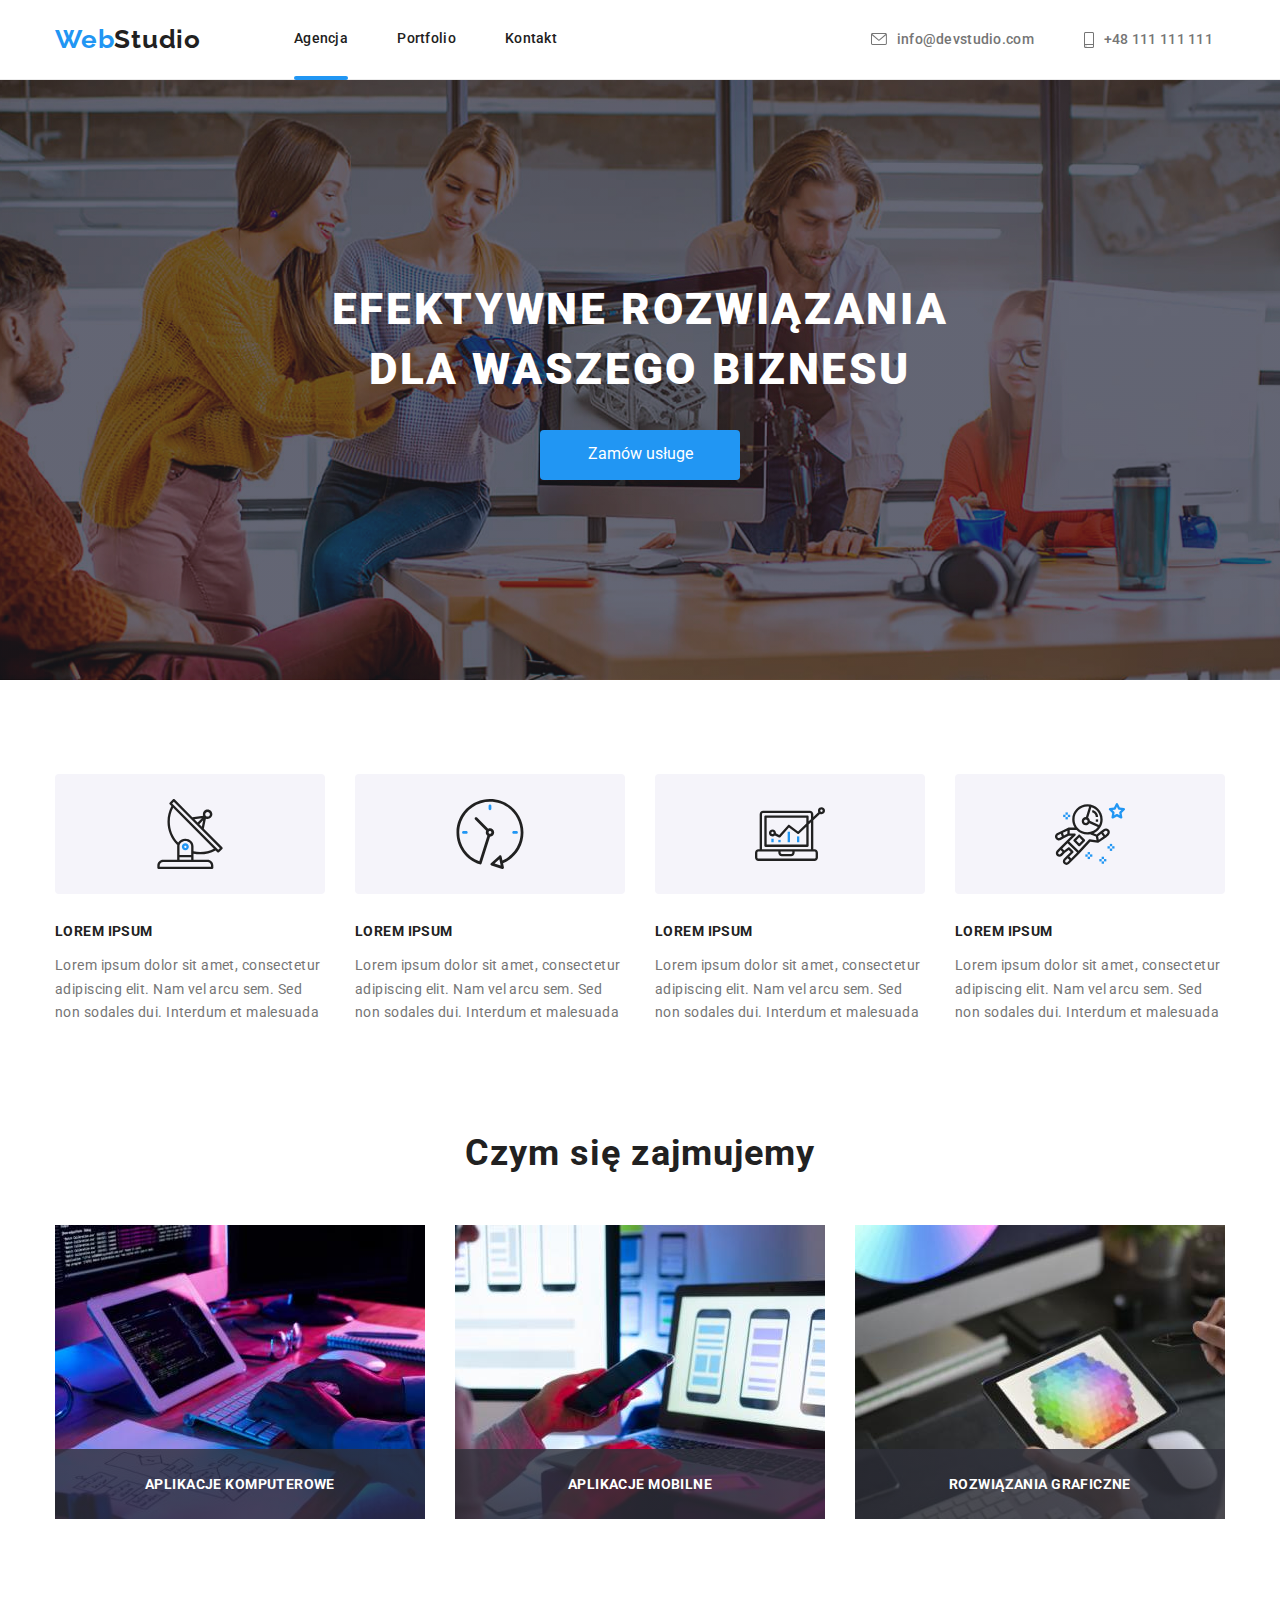
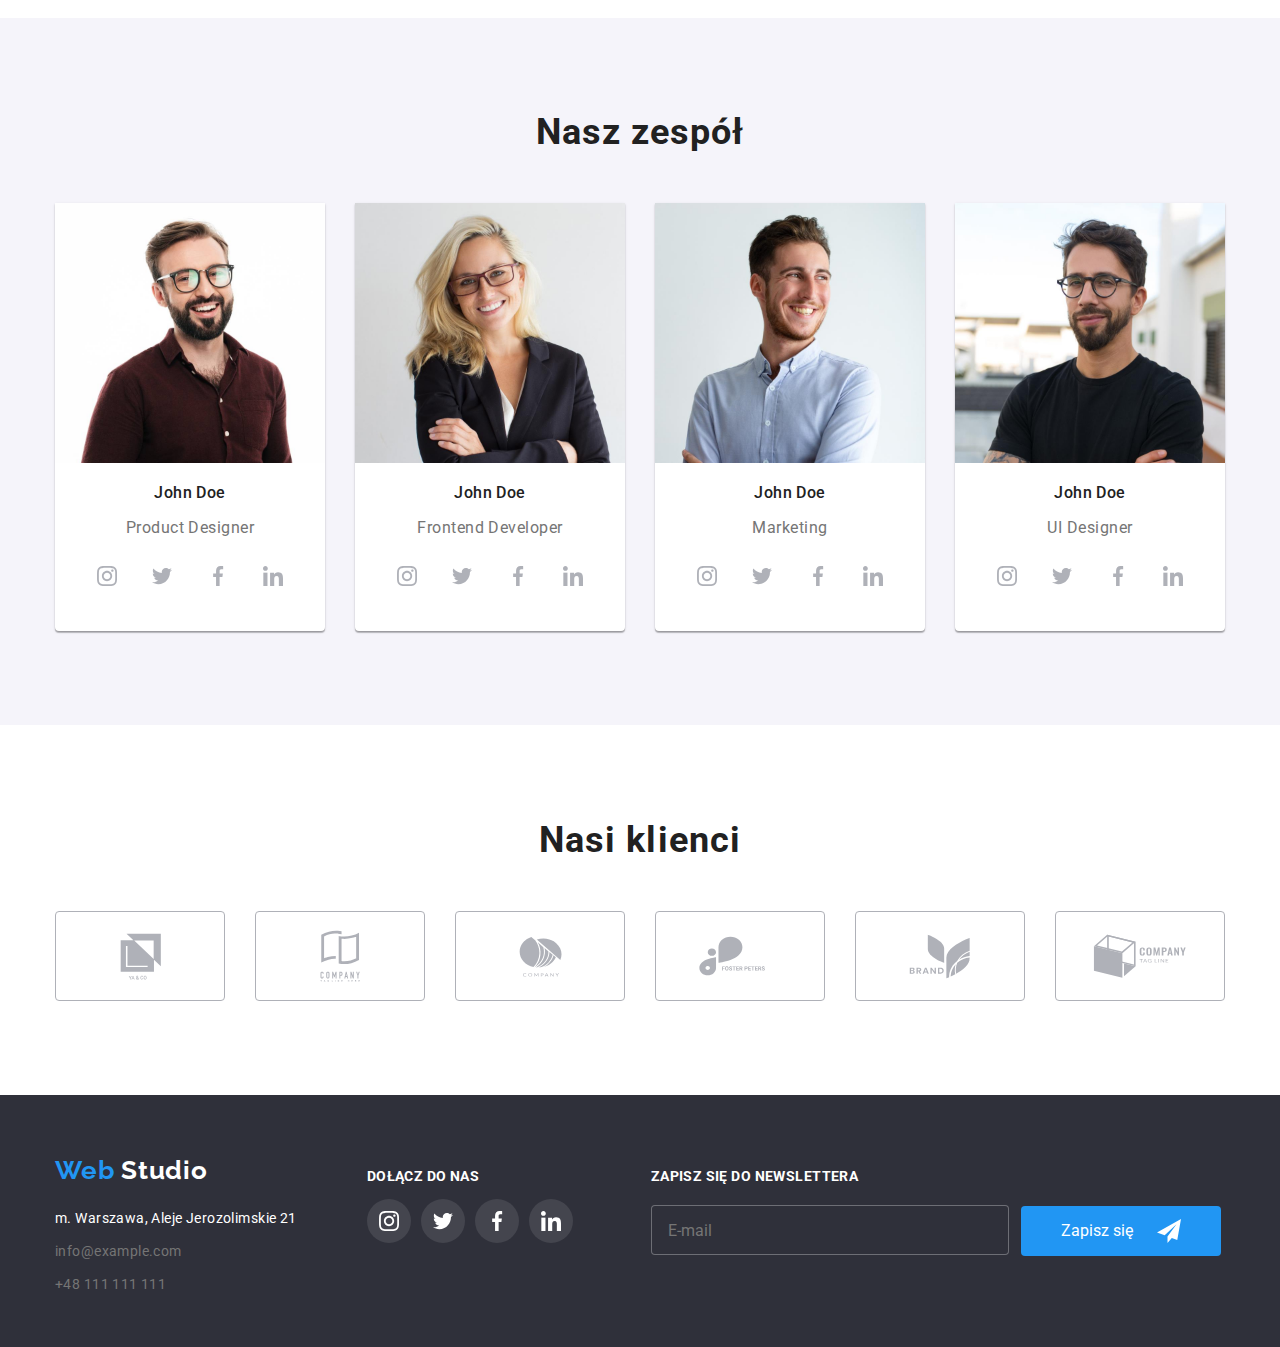
<file: index.html>
<!DOCTYPE html>
<html lang="pl">
  <head>
    <meta charset="UTF-8" />
    <meta http-equiv="X-UA-Compatible" content="IE=edge" />
    <meta name="viewport" content="width=device-width, initial-scale=1.0" />
    <title>Zadanie domowe</title>
    <link
      rel="stylesheet"
      href="https://cdnjs.cloudflare.com/ajax/libs/modern-normalize/1.0.0/modern-normalize.min.css"
    />
    <link rel="stylesheet" href="css/style.css" />
    <link
      href="https://fonts.googleapis.com/css2?family=Raleway:wght@700&family=Roboto:wght@400;500;700;900&display=swap"
      rel="stylesheet"
    />
  </head>
  <body>
    <header class="top">
      <div class="container">
        <a href="index.html"
          ><h3><span class="higlight">Web</span>Studio</h3></a
        >
        <nav>
          <ul class="nav-list">
            <li class="nav-list-item">
              <a class="nav-link active" href="index.html">Agencja</a>
            </li>
            <li class="nav-list-item">
              <a class="nav-link" href="portfolio.html">Portfolio</a>
            </li>
            <li class="nav-list-item">
              <a class="nav-link" href="#">Kontakt</a>
            </li>
          </ul>
        </nav>
        <ul class="contact-list">
          <li class="contact-list-item">
            <a class="contact-list-item-link" href="mailto:info@devstudio.com">
              <svg class="contact-list-item-icon-envelope">
                <use href="./image/icons.svg#icon-envelope"></use>
              </svg>
              info@devstudio.com
            </a>
          </li>
          <li class="contact-list-item">
            <a class="contact-list-item-link" href="tel:+48111111111">
              <svg class="contact-list-item-icon-smartphone">
                <use href="./image/icons.svg#icon-smartphone"></use>
              </svg>
              +48 111 111 111
            </a>
          </li>
        </ul>
      </div>
    </header>

    <main>
      <section class="slogan section">
        <div class="slogan-image">
          <div class="container">
            <h1 class="slogan-text">
              EFEKTYWNE ROZWIĄZANIA DLA WASZEGO BIZNESU
            </h1>
            <button class="slogan-button" type="button" data-modal-open>
              Zamów usługe
            </button>
          </div>
        </div>
      </section>

      <section class="advantages section">
        <div class="container">
          <ul class="advantages-list">
            <li class="advantages-list-item">
              <div class="advantages-list-item-thumbnail">
                <svg class="advantages-list-item-thumbnail-icon">
                  <use href="./image/icons.svg#icon-antenna"></use>
                </svg>
              </div>
              <h3 class="advantages-indention">Lorem ipsum</h3>

              <p>
                Lorem ipsum dolor sit amet, consectetur adipiscing elit. Nam vel
                arcu sem. Sed non sodales dui. Interdum et malesuada
              </p>
            </li>
            <li class="advantages-list-item">
              <div class="advantages-list-item-thumbnail">
                <svg class="advantages-list-item-thumbnail-icon">
                  <use href="./image/icons.svg#icon-clock"></use>
                </svg>
              </div>
              <h3 class="advantages-indention">Lorem ipsum</h3>

              <p>
                Lorem ipsum dolor sit amet, consectetur adipiscing elit. Nam vel
                arcu sem. Sed non sodales dui. Interdum et malesuada
              </p>
            </li>
            <li class="advantages-list-item">
              <div class="advantages-list-item-thumbnail">
                <svg class="advantages-list-item-thumbnail-icon">
                  <use href="./image/icons.svg#icon-diagram"></use>
                </svg>
              </div>
              <h3 class="advantages-indention">Lorem ipsum</h3>

              <p>
                Lorem ipsum dolor sit amet, consectetur adipiscing elit. Nam vel
                arcu sem. Sed non sodales dui. Interdum et malesuada
              </p>
            </li>
            <li class="advantages-list-item">
              <div class="advantages-list-item-thumbnail">
                <svg class="advantages-list-item-thumbnail-icon">
                  <use href="./image/icons.svg#icon-astronaut"></use>
                </svg>
              </div>
              <h3 class="advantages-indention">Lorem ipsum</h3>

              <p>
                Lorem ipsum dolor sit amet, consectetur adipiscing elit. Nam vel
                arcu sem. Sed non sodales dui. Interdum et malesuada
              </p>
            </li>
          </ul>
        </div>
      </section>

      <section class="offer section">
        <div class="container">
          <h2 class="offer-caption">Czym się zajmujemy</h2>
          <ul class="list-offer">
            <li class="list-offer-item">
              <img
                src="image/photo_one.jpg"
                alt="creating pages"
                width="370"
                height="294"
              />
              <div class="list-offer-item-description">
                Aplikacje komputerowe
              </div>
            </li>
            <li class="list-offer-item">
              <img
                src="image/photo_two.jpg"
                alt="test of the mobile application"
                width="370"
                height="294"
              />
              <div class="list-offer-item-description">Aplikacje mobilne</div>
            </li>
            <li class="list-offer-item">
              <img
                src="image/photo_three.jpg"
                alt="choosing colors for the website"
                width="370"
                height="294"
              />
              <div class="list-offer-item-description">
                Rozwiązania graficzne
              </div>
            </li>
          </ul>
        </div>
      </section>

      <section class="team section">
        <div class="container">
          <h2 class="team-caption">Nasz zespół</h2>
          <ul class="team-list">
            <li class="team-list-item">
              <div>
                <figure>
                  <img
                    src="image/cv_one.jpg"
                    alt="worker john"
                    width="270"
                    height="260"
                  />
                  <figcaption>
                    <h3 class="team-indention">John Doe</h3>
                    <p>Product Designer</p>
                  </figcaption>
                </figure>
                <ul class="team-social">
                  <li class="team-social-list">
                    <a class="team-social-list-link" href="#">
                      <svg class="team-social-list-icon">
                        <use href="./image/icons.svg#icon-instagram"></use>
                      </svg>
                    </a>
                  </li>
                  <li class="team-social-list">
                    <a class="team-social-list-link" href="#">
                      <svg class="team-social-list-icon">
                        <use href="./image/icons.svg#icon-twitter"></use>
                      </svg>
                    </a>
                  </li>
                  <li class="team-social-list">
                    <a class="team-social-list-link" href="#">
                      <svg class="team-social-list-icon">
                        <use href="./image/icons.svg#icon-facebook"></use>
                      </svg>
                    </a>
                  </li>
                  <li class="team-social-list">
                    <a class="team-social-list-link" href="#">
                      <svg class="team-social-list-icon">
                        <use href="./image/icons.svg#icon-linkedin"></use>
                      </svg>
                    </a>
                  </li>
                </ul>
              </div>
            </li>
            <li class="team-list-item">
              <div>
                <figure>
                  <img
                    src="image/cv_two.jpg"
                    alt="worker doe"
                    width="270"
                    height="260"
                  />
                  <figcaption>
                    <h3 class="team-indention">John Doe</h3>
                    <p>Frontend Developer</p>
                  </figcaption>
                </figure>
                <ul class="team-social">
                  <li class="team-social-list">
                    <a class="team-social-list-link" href="#">
                      <svg class="team-social-list-icon">
                        <use href="./image/icons.svg#icon-instagram"></use>
                      </svg>
                    </a>
                  </li>
                  <li class="team-social-list">
                    <a class="team-social-list-link" href="#">
                      <svg class="team-social-list-icon">
                        <use href="./image/icons.svg#icon-twitter"></use>
                      </svg>
                    </a>
                  </li>
                  <li class="team-social-list">
                    <a class="team-social-list-link" href="#">
                      <svg class="team-social-list-icon">
                        <use href="./image/icons.svg#icon-facebook"></use>
                      </svg>
                    </a>
                  </li>
                  <li class="team-social-list">
                    <a class="team-social-list-link" href="#">
                      <svg class="team-social-list-icon">
                        <use href="./image/icons.svg#icon-linkedin"></use>
                      </svg>
                    </a>
                  </li>
                </ul>
              </div>
            </li>
            <li class="team-list-item">
              <div>
                <figure>
                  <img
                    src="image/cv_three.jpg"
                    alt="worker john doe"
                    width="270"
                    height="260"
                  />
                  <figcaption>
                    <h3 class="team-indention">John Doe</h3>
                    <p>Marketing</p>
                  </figcaption>
                </figure>
                <ul class="team-social">
                  <li class="team-social-list">
                    <a class="team-social-list-link" href="#">
                      <svg class="team-social-list-icon">
                        <use href="./image/icons.svg#icon-instagram"></use>
                      </svg>
                    </a>
                  </li>
                  <li class="team-social-list">
                    <a class="team-social-list-link" href="#">
                      <svg class="team-social-list-icon">
                        <use href="./image/icons.svg#icon-twitter"></use>
                      </svg>
                    </a>
                  </li>
                  <li class="team-social-list">
                    <a class="team-social-list-link" href="#">
                      <svg class="team-social-list-icon">
                        <use href="./image/icons.svg#icon-facebook"></use>
                      </svg>
                    </a>
                  </li>
                  <li class="team-social-list">
                    <a class="team-social-list-link" href="#">
                      <svg class="team-social-list-icon">
                        <use href="./image/icons.svg#icon-linkedin"></use>
                      </svg>
                    </a>
                  </li>
                </ul>
              </div>
            </li>
            <li class="team-list-item">
              <div>
                <figure>
                  <img
                    src="image/cv_four.jpg"
                    alt="worker doe john"
                    width="270"
                    height="260"
                  />
                  <figcaption>
                    <h3 class="team-indention">John Doe</h3>
                    <p>UI Designer</p>
                  </figcaption>
                </figure>
                <ul class="team-social">
                  <li class="team-social-list">
                    <a class="team-social-list-link" href="#">
                      <svg class="team-social-list-icon">
                        <use href="./image/icons.svg#icon-instagram"></use>
                      </svg>
                    </a>
                  </li>
                  <li class="team-social-list">
                    <a class="team-social-list-link" href="#">
                      <svg class="team-social-list-icon">
                        <use href="./image/icons.svg#icon-twitter"></use>
                      </svg>
                    </a>
                  </li>
                  <li class="team-social-list">
                    <a class="team-social-list-link" href="#">
                      <svg class="team-social-list-icon">
                        <use href="./image/icons.svg#icon-facebook"></use>
                      </svg>
                    </a>
                  </li>
                  <li class="team-social-list">
                    <a class="team-social-list-link" href="#">
                      <svg class="team-social-list-icon">
                        <use href="./image/icons.svg#icon-linkedin"></use>
                      </svg>
                    </a>
                  </li>
                </ul>
              </div>
            </li>
          </ul>
        </div>
      </section>
      <section class="customers sektion">
        <div class="container">
          <h2 class="customers-caption">Nasi klienci</h2>
          <ul class="customers-caption-list">
            <li class="customers-caption-list-item">
              <a class="customers-caption-list-item-link" href="#">
                <svg class="customers-caption-list-icon1">
                  <use href="./image/icons.svg#icon-group"></use>
                </svg>
              </a>
            </li>
            <li class="customers-caption-list-item">
              <a class="customers-caption-list-item-link" href="#">
                <svg class="customers-caption-list-icon2">
                  <use href="./image/icons.svg#icon-group1"></use>
                </svg>
              </a>
            </li>
            <li class="customers-caption-list-item">
              <a class="customers-caption-list-item-link" href="#">
                <svg class="customers-caption-list-icon3">
                  <use href="./image/icons.svg#icon-group2"></use>
                </svg>
              </a>
            </li>
            <li class="customers-caption-list-item">
              <a class="customers-caption-list-item-link" href="#">
                <svg class="customers-caption-list-icon4">
                  <use href="./image/icons.svg#icon-group3"></use>
                </svg>
              </a>
            </li>
            <li class="customers-caption-list-item">
              <a class="customers-caption-list-item-link" href="#">
                <svg class="customers-caption-list-icon5">
                  <use href="./image/icons.svg#icon-group4"></use>
                </svg>
              </a>
            </li>
            <li class="customers-caption-list-item">
              <a class="customers-caption-list-item-link" href="#">
                <svg class="customers-caption-list-icon6">
                  <use href="./image/icons.svg#icon-group5"></use>
                </svg>
              </a>
            </li>
          </ul>
        </div>
      </section>
    </main>

    <footer class="footer">
      <div class="container flexible">
        <div class="footer-address">
          <a class="footer-logo" href="/index.html">
            <span class="higlight">Web</span>
            Studio
          </a>
          <address>
            <ul class="address-list">
              <li class="address-list-item">
                m. Warszawa, Aleje Jerozolimskie 21
              </li>
              <li class="address-list-item">
                <a class="address-list-link" href="mailto:info@example.com"
                  >info@example.com
                </a>
              </li>
              <li class="address-list-item">
                <a class="address-list-link" href="tel:+48111111111"
                  >+48 111 111 111</a
                >
              </li>
            </ul>
          </address>
        </div>
        <div class="footer-join-us">
          <h3 class="join-us-headeer">Dołącz do nas</h3>
          <ul class="join-us-list">
            <li class="join-us-list-item">
              <a class="join-us-list-link" href="#">
                <svg class="join-us-list-icon">
                  <use href="./image/icons.svg#icon-instagram"></use>
                </svg>
              </a>
            </li>
            <li class="join-us-list-item">
              <a class="join-us-list-link" href="#">
                <svg class="join-us-list-icon">
                  <use href="./image/icons.svg#icon-twitter"></use>
                </svg>
              </a>
            </li>
            <li class="join-us-list-item">
              <a class="join-us-list-link" href="#">
                <svg class="join-us-list-icon">
                  <use href="./image/icons.svg#icon-facebook"></use>
                </svg>
              </a>
            </li>
            <li class="join-us-list-item">
              <a class="join-us-list-link" href="#">
                <svg class="join-us-list-icon">
                  <use href="./image/icons.svg#icon-linkedin"></use>
                </svg>
              </a>
            </li>
          </ul>
        </div>
        <div class="newsletter">
          <h3 class="newsletter-h">Zapisz się do newslettera</h3>

          <form>
            <label>
              <input
                class="newsletter-email"
                type="email"
                name="email"
                placeholder="E-mail"
              />
            </label>
            <button class="newsletter-button" type="submit">
              Zapisz się
              <svg class="newsletter-icon">
                <use href="./image/icons.svg#icon-icon-send"></use>
              </svg>
            </button>
          </form>
        </div>
      </div>
    </footer>
    <div class="backdrop is-hidden" data-modal>
      <div class="modal">
        <button type="button" class="close-bth" data-modal-close>
          <svg class="x">
            <use href="./image/icons.svg#icon-close"></use>
          </svg>
        </button>
        <h3 class="modal-head">Zostaw swoje dane w formularzu poniżej</h3>
        <form class="modal-label">
          <label class="modal-label-item">
            Imie
            <svg
              class="modal-label-icon"
              style="top: 37px"
              width="12"
              height="12"
            >
              <use href="./image/icons.svg#icon-user"></use>
            </svg>
            <input
              class="modal-label-input"
              type="text"
              name="username"
              placeholder=""
            />
          </label>
          <label class="modal-label-item">
            Telefon
            <svg
              class="modal-label-icon"
              style="top: 103px"
              width="13"
              height="13"
            >
              <use href="./image/icons.svg#icon-telefon"></use>
            </svg>
            <input
              class="modal-label-input"
              type="tel"
              name="phone_number"
              required
            />
          </label>
          <label class="modal-label-item">
            Email
            <svg
              class="modal-label-icon"
              style="top: 169px"
              width="15"
              height="12"
            >
              <use href="./image/icons.svg#icon-anvelope-modal"></use>
            </svg>
            <input
              class="modal-label-input"
              type="email"
              name="email"
              required
            />
          </label>
          <label class="modal-label-item">
            Komentarz
            <textarea
              class="modal-label-input-comments"
              name="feedback"
              rows="5"
              placeholder="Wprowadż tekst"
            ></textarea>
          </label>
          <div class="acception">
            <input
              class="acception-input hidden"
              type="checkbox"
              id="acception"
              value="zgoda"
              required
            />
            <label class="acception-text" for="acception">
              Oświadczam iż akceptuję
              <a href="#Regulamin">Regulamin</a>
              i
              <a href="#Politykę">Politykę Prywatności.</a>
            </label>
          </div>
          <button class="acception-submit" type="submit">Wyślij</button>
        </form>
      </div>
    </div>
    <script src="./js/modal.js"></script>
  </body>
</html>
</file>
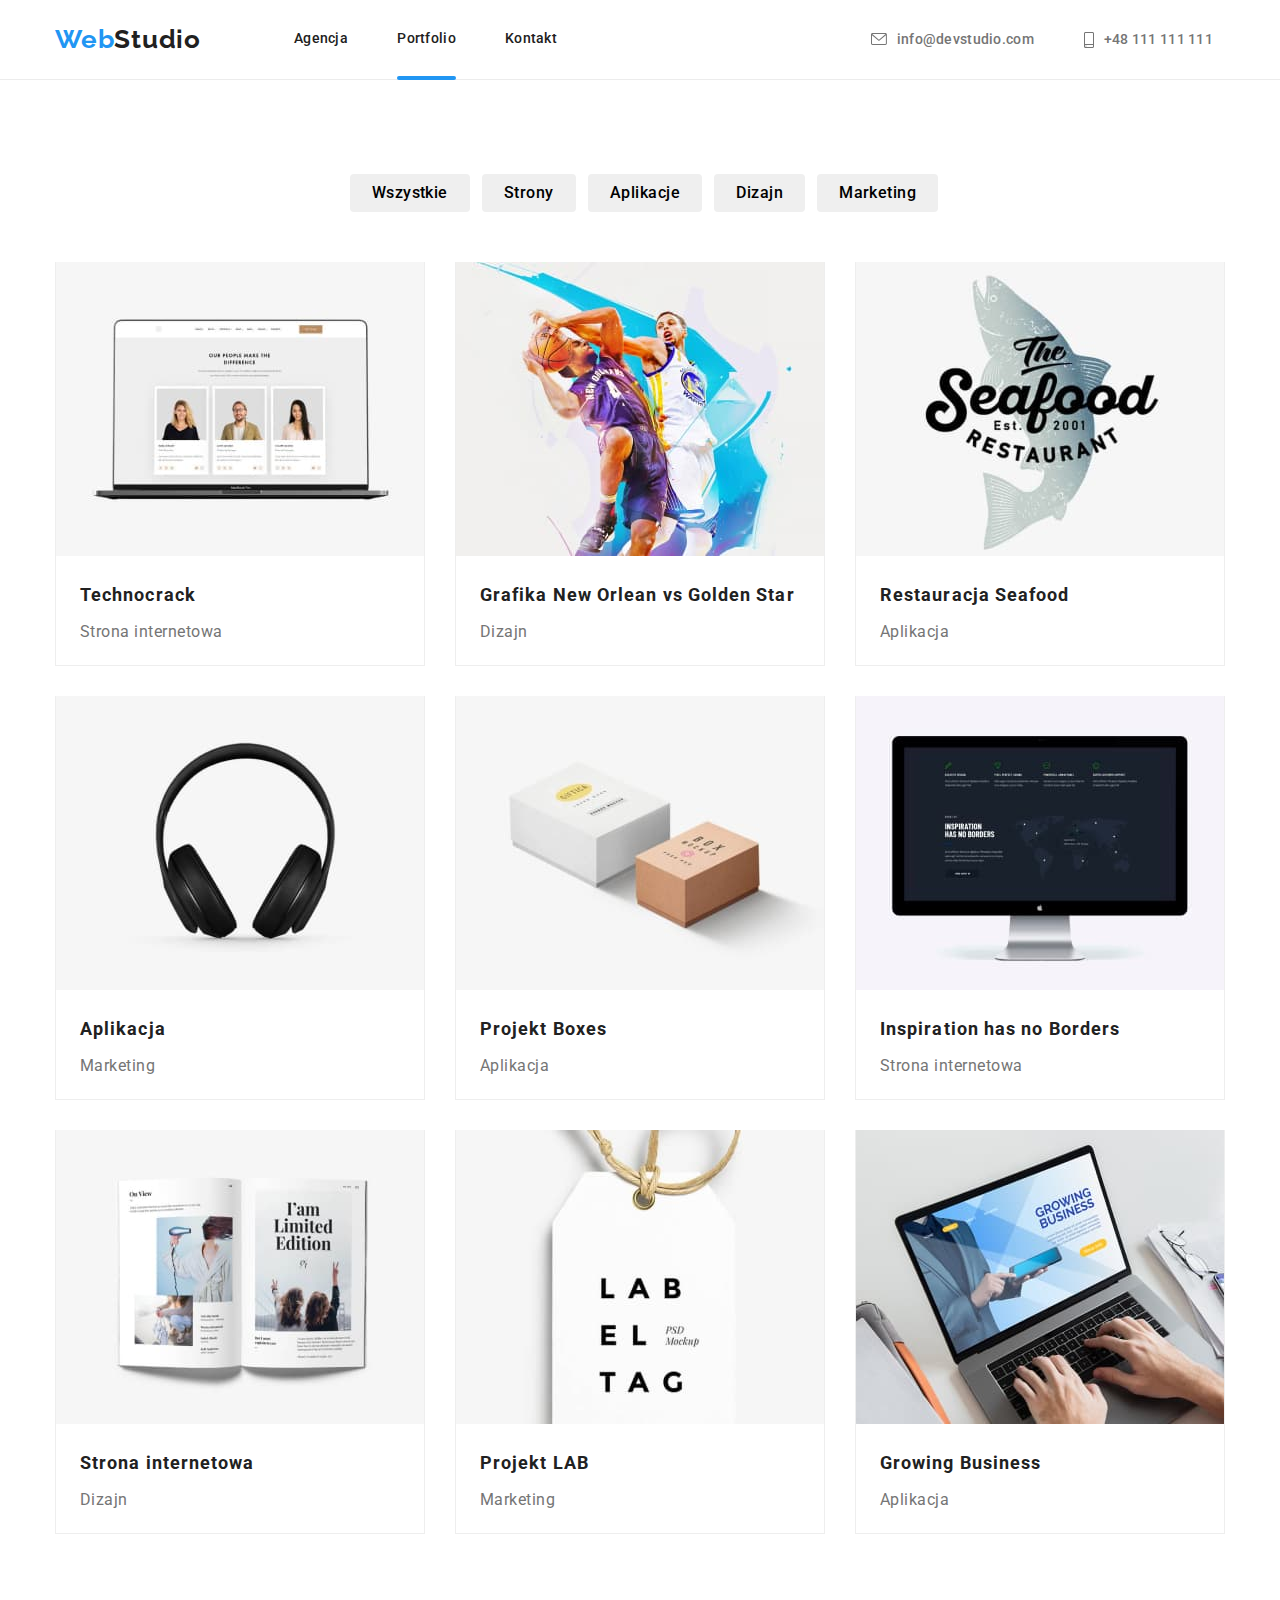
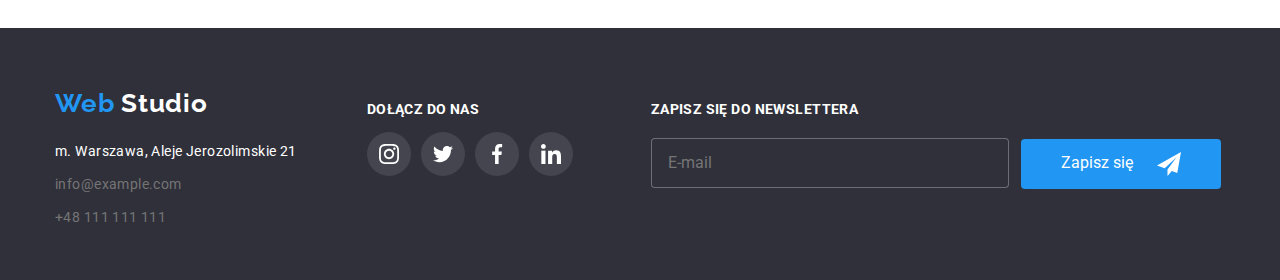
<file: portfolio.html>
<!DOCTYPE html>
<html lang="en">
  <head>
    <meta charset="UTF-8" />
    <meta http-equiv="X-UA-Compatible" content="IE=edge" />
    <meta name="viewport" content="width=device-width, initial-scale=1.0" />
    <title>Zadanie domowe</title>
    <link
      rel="stylesheet"
      href="https://cdnjs.cloudflare.com/ajax/libs/modern-normalize/1.0.0/modern-normalize.min.css"
    />
    <link rel="stylesheet" href="css/style.css" />
    <link
      href="https://fonts.googleapis.com/css2?family=Raleway:wght@700&family=Roboto:wght@400;500;700;900&display=swap"
      rel="stylesheet"
    />
  </head>
  <body style="height: 1880px">
    <header class="top">
      <div class="container">
        <a href="index.html"
          ><h3><span class="higlight">Web</span>Studio</h3></a
        >
        <nav>
          <ul class="nav-list">
            <li class="nav-list-item">
              <a class="nav-link" href="index.html">Agencja</a>
            </li>
            <li class="nav-list-item">
              <a class="nav-link active" href="portfolio.html">Portfolio</a>
            </li>
            <li class="nav-list-item">
              <a class="nav-link" href="#K">Kontakt</a>
            </li>
          </ul>
        </nav>
        <ul class="contact-list">
          <li class="contact-list-item">
            <a href="mailto:info@devstudio.com">
              <svg class="contact-list-item-icon-envelope">
                <use href="./image/icons.svg#icon-envelope"></use>
              </svg>
              info@devstudio.com
            </a>
          </li>
          <li class="contact-list-item">
            <a href="tel:+48111111111">
              <svg class="contact-list-item-icon-smartphone">
                <use href="./image/icons.svg#icon-smartphone"></use>
              </svg>
              +48 111 111 111
            </a>
          </li>
        </ul>
      </div>
    </header>
    <main>
      <section class="pushbutton">
        <div class="container">
          <ul class="pushbutton-list">
            <li class="pushbutton-list-item">
              <button class="button-style" type="button">Wszystkie</button>
            </li>
            <li class="pushbutton-list-item">
              <button class="button-style" type="button">Strony</button>
            </li>
            <li class="pushbutton-list-item">
              <button class="button-style" type="button">Aplikacje</button>
            </li>
            <li class="pushbutton-list-item">
              <button class="button-style" type="button">Dizajn</button>
            </li>
            <li class="pushbutton-list-item">
              <button class="button-style" type="button">Marketing</button>
            </li>
          </ul>
        </div>
      </section>
      <section class="portfolio">
        <div class="container">
          <ul class="portfolio-list">
            <li class="portfolio-list-item">
              <a href="#">
                <img
                  src="image/technocrack.jpg"
                  alt="laptop"
                  width="370"
                  height="294"
                />
                <div class="akapit-overlay">
                  <div class="akapit-overlay-text">
                    <p>
                      Technocrack jest popularną platformą wykorzystywaną do
                      rozpowszechniania koronawirusa. Firmy wykorzystują tę
                      platformę do celów szpiegowskich i ataków na
                      niezabezpieczone serwery konkurencji
                    </p>
                  </div>
                </div>
                <div class="portfolio-description">
                  <h3 class="portfolio-indention">Technocrack</h3>
                  <p class="portfolio-indention-text">Strona internetowa</p>
                </div>
              </a>
            </li>
            <li class="portfolio-list-item">
              <a href="#">
                <img
                  src="image/basketball.jpg"
                  alt="basketball"
                  width="370"
                  height="294"
                />
                <div class="akapit-overlay">
                  <div class="akapit-overlay-text">
                    <p>
                      Technocrack jest popularną platformą wykorzystywaną do
                      rozpowszechniania koronawirusa. Firmy wykorzystują tę
                      platformę do celów szpiegowskich i ataków na
                      niezabezpieczone serwery konkurencji
                    </p>
                  </div>
                </div>
                <div class="portfolio-description">
                  <h3 class="portfolio-indention">
                    Grafika New Orlean vs Golden Star
                  </h3>
                  <p class="portfolio-indention-text">Dizajn</p>
                </div>
              </a>
            </li>
            <li class="portfolio-list-item">
              <a href="#">
                <img
                  src="image/seafood_restaurant.jpg"
                  alt="restaurant logo"
                  width="370"
                  height="294"
                />
                <div class="akapit-overlay">
                  <div class="akapit-overlay-text">
                    <p>
                      Technocrack jest popularną platformą wykorzystywaną do
                      rozpowszechniania koronawirusa. Firmy wykorzystują tę
                      platformę do celów szpiegowskich i ataków na
                      niezabezpieczone serwery konkurencji
                    </p>
                  </div>
                </div>
                <div class="portfolio-description">
                  <h3 class="portfolio-indention">Restauracja Seafood</h3>
                  <p class="portfolio-indention-text">Aplikacja</p>
                </div>
              </a>
            </li>
            <li class="portfolio-list-item">
              <a href="#">
                <img
                  src="image/project_prime.jpg"
                  alt="headphones"
                  width="370"
                  height="294"
                />
                <div class="akapit-overlay">
                  <div class="akapit-overlay-text">
                    <p>
                      Technocrack jest popularną platformą wykorzystywaną do
                      rozpowszechniania koronawirusa. Firmy wykorzystują tę
                      platformę do celów szpiegowskich i ataków na
                      niezabezpieczone serwery konkurencji
                    </p>
                  </div>
                </div>
                <div class="portfolio-description">
                  <h3 class="portfolio-indention">Aplikacja</h3>
                  <p class="portfolio-indention-text">Marketing</p>
                </div>
              </a>
            </li>
            <li class="portfolio-list-item">
              <a href="#">
                <img
                  src="image/project_boxes.jpg"
                  alt="boxes"
                  width="370"
                  height="294"
                />
                <div class="akapit-overlay">
                  <div class="akapit-overlay-text">
                    <p>
                      Technocrack jest popularną platformą wykorzystywaną do
                      rozpowszechniania koronawirusa. Firmy wykorzystują tę
                      platformę do celów szpiegowskich i ataków na
                      niezabezpieczone serwery konkurencji
                    </p>
                  </div>
                </div>
                <div class="portfolio-description">
                  <h3 class="portfolio-indention">Projekt Boxes</h3>
                  <p class="portfolio-indention-text">Aplikacja</p>
                </div>
              </a>
            </li>
            <li class="portfolio-list-item">
              <a href="#">
                <img
                  src="image/inspirations.jpg"
                  alt="screen"
                  width="370"
                  height="294"
                />
                <div class="akapit-overlay">
                  <div class="akapit-overlay-text">
                    <p>
                      Technocrack jest popularną platformą wykorzystywaną do
                      rozpowszechniania koronawirusa. Firmy wykorzystują tę
                      platformę do celów szpiegowskich i ataków na
                      niezabezpieczone serwery konkurencji
                    </p>
                  </div>
                </div>
                <div class="portfolio-description">
                  <h3 class="portfolio-indention">
                    Inspiration has no Borders
                  </h3>
                  <p class="portfolio-indention-text">Strona internetowa</p>
                </div>
              </a>
            </li>
            <li class="portfolio-list-item">
              <a href="#">
                <img
                  src="image/magazine.jpg"
                  alt="magazine"
                  width="370"
                  height="294"
                />
                <div class="akapit-overlay">
                  <div class="akapit-overlay-text">
                    <p>
                      Technocrack jest popularną platformą wykorzystywaną do
                      rozpowszechniania koronawirusa. Firmy wykorzystują tę
                      platformę do celów szpiegowskich i ataków na
                      niezabezpieczone serwery konkurencji
                    </p>
                  </div>
                </div>
                <div class="portfolio-description">
                  <h3 class="portfolio-indention">Strona internetowa</h3>
                  <p class="portfolio-indention-text">Dizajn</p>
                </div>
              </a>
            </li>
            <li class="portfolio-list-item">
              <a href="#">
                <img
                  src="image/project_lab.jpg"
                  alt="label"
                  width="370"
                  height="294"
                />
                <div class="akapit-overlay">
                  <div class="akapit-overlay-text">
                    <p>
                      Technocrack jest popularną platformą wykorzystywaną do
                      rozpowszechniania koronawirusa. Firmy wykorzystują tę
                      platformę do celów szpiegowskich i ataków na
                      niezabezpieczone serwery konkurencji
                    </p>
                  </div>
                </div>
                <div class="portfolio-description">
                  <h3 class="portfolio-indention">Projekt LAB</h3>
                  <p class="portfolio-indention-text">Marketing</p>
                </div>
              </a>
            </li>
            <li class="portfolio-list-item">
              <a href="#">
                <img
                  src="image/growing_business.jpg"
                  alt="growing business"
                  width="370"
                  height="294"
                />
                <div class="akapit-overlay">
                  <div class="akapit-overlay-text">
                    <p>
                      Technocrack jest popularną platformą wykorzystywaną do
                      rozpowszechniania koronawirusa. Firmy wykorzystują tę
                      platformę do celów szpiegowskich i ataków na
                      niezabezpieczone serwery konkurencji
                    </p>
                  </div>
                </div>
                <div class="portfolio-description">
                  <h3 class="portfolio-indention">Growing Business</h3>
                  <p class="portfolio-indention-text">Aplikacja</p>
                </div>
              </a>
            </li>
          </ul>
        </div>
      </section>
    </main>
    <footer class="footer">
      <div class="container flexible">
        <div class="footer-address">
          <a class="footer-logo" href="/index.html">
            <span class="higlight">Web</span>
            Studio
          </a>
          <address>
            <ul class="address-list">
              <li class="address-list-item">
                m. Warszawa, Aleje Jerozolimskie 21
              </li>
              <li class="address-list-item">
                <a class="address-list-link" href="mailto:info@example.com"
                  >info@example.com
                </a>
              </li>
              <li class="address-list-item">
                <a class="address-list-link" href="tel:+48111111111"
                  >+48 111 111 111</a
                >
              </li>
            </ul>
          </address>
        </div>
        <div class="footer-join-us">
          <h3 class="join-us-headeer">Dołącz do nas</h3>
          <ul class="join-us-list">
            <li class="join-us-list-item">
              <a class="join-us-list-link" href="#">
                <svg class="join-us-list-icon">
                  <use href="./image/icons.svg#icon-instagram"></use>
                </svg>
              </a>
            </li>
            <li class="join-us-list-item">
              <a class="join-us-list-link" href="#">
                <svg class="join-us-list-icon">
                  <use href="./image/icons.svg#icon-twitter"></use>
                </svg>
              </a>
            </li>
            <li class="join-us-list-item">
              <a class="join-us-list-link" href="#">
                <svg class="join-us-list-icon">
                  <use href="./image/icons.svg#icon-facebook"></use>
                </svg>
              </a>
            </li>
            <li class="join-us-list-item">
              <a class="join-us-list-link" href="#">
                <svg class="join-us-list-icon">
                  <use href="./image/icons.svg#icon-linkedin"></use>
                </svg>
              </a>
            </li>
          </ul>
        </div>
        <div class="newsletter">
          <h3 class="newsletter-h">Zapisz się do newslettera</h3>

          <form>
            <label>
              <input
                class="newsletter-email"
                type="email"
                name="email"
                placeholder="E-mail"
              />
            </label>
            <button class="newsletter-button" type="submit">
              Zapisz się
              <svg class="newsletter-icon">
                <use href="./image/icons.svg#icon-icon-send"></use>
              </svg>
            </button>
          </form>
        </div>
      </div>
    </footer>
  </body>
</html>
</file>
<file: css/style.css>
body {
  font-family: "Roboto", "sans-serif";

  height: 2931px;
  color: #757575;
  margin: auto;
}

.section {
  padding-top: 94px;
  padding-bottom: 94px;
}

:root {
  --color-variable: #2196f3;
  --color-title: #212121;
  --color-text: #757575;
  --color-background: #2f303a;
  --color-slogan: #fff;
  --color-adress: #fff;
  --color-footer-contact: rgba(255, 255, 255, 0.6);
  --color-background-button: #f5f4fa;
  --color-fill-social-link: #afb1b8;
}

a {
  text-decoration: none;
}

.top {
  border-bottom: 1px solid #ececec;
  height: 80px;
  display: flex;
  justify-content: center;
  align-items: center;
}

.top .container {
  display: flex;
  align-items: center;
}

.top a {
  color: var(--color-title);
}

.top a:hover,
.top a:focus {
  color: var(--color-variable);
}

.top h3 {
  font-family: "Raleway";
  font-weight: 700;
  font-size: 26px;
  line-height: 1.19;
  letter-spacing: 0.03em;
  color: var(--color-title);
  display: inline;
}

.higlight {
  color: var(--color-variable);
}

nav {
  display: inline;
}

ul {
  margin: 0;
  padding: 0;
}

.nav-list {
  list-style: none;
  font-family: "Roboto";
  font-weight: 500;
  font-size: 14px;
  line-height: 1.14;
  letter-spacing: 0.02em;
  display: inline;
  margin-left: 93px;
}

.nav-list-item {
  display: inline-block;
}
.nav-link {
  transition: color 250ms cubic-bezier(0.4, 0, 0.2, 1);
}
.nav-list-item:nth-child(2) {
  padding-right: 46px;
  padding-left: 46px;
}

.active::after {
  content: "";
  display: block;
  position: relative;
  border-top: 4px solid var(--color-variable);
  border-radius: 2px;
  top: 30px;
}

.contact-list {
  list-style: none;
  font-family: "Roboto";
  font-weight: 500;
  font-size: 14px;
  line-height: 1.14;
  letter-spacing: 0.02em;
  margin-left: auto;
  margin-right: 12px;
  display: flex;
  align-items: center;
}

.contact-list-item {
  display: inline;
}

.contact-list-item:first-child {
  padding-right: 50px;
}

.contact-list a {
  color: var(--color-text);
}

.contact-list-item a {
  display: flex;
  align-items: center;
  transition: color 250ms cubic-bezier(0.4, 0, 0.2, 1);
}

.contact-list-item-icon-envelope {
  width: 16px;
  height: 12px;
  fill: currentColor;
  margin-right: 10px;
}

.contact-list-item-icon-smartphone {
  width: 10px;
  height: 16px;
  fill: currentColor;
  margin-right: 10px;
}

.slogan {
  text-align: center;
  padding-top: 0;
}

.slogan-image {
  max-width: 1600px;
  padding: 200px 0;
  background-image: linear-gradient(
      rgba(47, 48, 58, 0.4),
      rgba(47, 48, 58, 0.4)
    ),
    url(../image/img.jpg);
  background-repeat: no-repeat;
  background-size: cover;
  background-position: center;
  margin: 0 auto;
}

.slogan-text {
  font-family: "Roboto";
  font-weight: 900;
  font-size: 44px;
  line-height: 1.36;
  text-align: center;
  letter-spacing: 0.06em;
  text-transform: uppercase;
  color: var(--color-slogan);
  width: 700px;
  margin: auto;
}

.slogan-button {
  width: 200px;
  height: 50px;
  background: var(--color-variable);
  color: #fff;
  border: 0;
  border-radius: 4px;
  cursor: pointer;
  margin-top: 30px;
}

.advantages {
  display: flex;
  justify-content: center;
  padding-left: 0;
  padding-right: 0;
  padding-top: 0;
}

.advantages-list {
  list-style: none;
  font-family: "Roboto";
  font-size: 14px;
  line-height: 1.71;
  letter-spacing: 0.03em;
  color: var(--color-text);
  display: flex;
  text-align: left;
}

.advantages-list-item {
  width: 270px;
}

.advantages-list-item:not(:last-child) {
  margin-right: 30px;
}

.advantages-list-item-thumbnail {
  display: flex;
  justify-content: center;
  align-items: center;
  height: 120px;
  margin-bottom: 30px;
  border-radius: 4px;
  background: var(--color-background-button);
}

.advantages-list-item-thumbnail-icon {
  width: 70px;
  height: 70px;
}

.advantages-indention {
  font-family: "Roboto";
  font-weight: 700;
  font-size: 14px;
  line-height: 1.14;
  letter-spacing: 0.03em;
  text-transform: uppercase;
  color: var(--color-title);
}

.list-offer {
  display: flex;
  justify-content: center;
  padding: 0;
}
.list-offer-item {
  margin-left: 15px;
  margin-right: 15px;
  list-style: none;
  position: relative;
}
.list-offer-item-description {
  width: 370px;
  height: 70px;
  background-image: linear-gradient(
    0deg,
    rgba(47, 48, 58, 0.8) 0%,
    rgba(47, 48, 58, 0.8) 100%
  );
  position: absolute;
  bottom: 5px;
  display: flex;
  align-items: center;
  justify-content: center;
  font-family: "Roboto";
  font-style: normal;
  font-weight: 700;
  font-size: 14px;
  line-height: 16px;
  text-align: center;
  letter-spacing: 0.03em;
  text-transform: uppercase;
  color: #ffffff;
}
.offer {
  padding-top: 0;
  display: flex;
  justify-content: center;
}

.offer-caption {
  font-family: "Roboto";
  font-weight: 700;
  font-size: 36px;
  line-height: 1.16;
  text-align: center;
  letter-spacing: 0.03em;
  color: var(--color-title);
  padding-bottom: 50px;
  margin: 0;
}

.team {
  background: #f5f4fa;
  display: flex;
  justify-content: center;
}

.team-caption {
  font-family: "Roboto";
  font-weight: 700;
  font-size: 36px;
  line-height: 1.16;
  text-align: center;
  letter-spacing: 0.03em;
  color: var(--color-title);
  margin-top: 0;
  margin-bottom: 50px;
}

.team-list {
  list-style: none;
  display: flex;
  justify-content: space-between;
  padding: 0;
  font-family: "Roboto";
  font-size: 16px;
  line-height: 1.18;
  letter-spacing: 0.03em;
  color: var(--color-text);
  padding-top: 0;
}

figure {
  margin: 0;
}

.team-list-item {
  height: 428px;
  text-align: center;
  background-color: var(--color-slogan);
  box-shadow: 0px 1px 3px rgba(0, 0, 0, 0.12), 0px 1px 1px rgba(0, 0, 0, 0.14),
    0px 2px 1px rgba(0, 0, 0, 0.2);
  border-radius: 0px 0px 4px 4px;
}

.team-indention {
  font-family: "Roboto";
  font-weight: 500;
  font-size: 16px;
  line-height: 1.18;
  text-align: center;
  letter-spacing: 0.03em;
  color: var(--color-title);
}

.team-social {
  list-style: none;
  display: flex;
  padding-left: 30px;
  padding-right: 30px;
  justify-content: space-between;
}

.team-social-list-link {
  display: flex;
  height: 44px;
  width: 44px;
  border-radius: 50%;
  fill: var(--color-fill-social-link);
  align-items: center;
  justify-content: center;

  transition: fill 250ms cubic-bezier(0.4, 0, 0.2, 1),
    background-color 250ms cubic-bezier(0.4, 0, 0.2, 1);
}

.team-social-list-link:hover,
.team-social-list-link:active {
  background-color: #2196f3;
  fill: var(--color-slogan);
}

.team-social-list-icon {
  height: 20px;
  width: 20px;
}

.customers-caption {
  font-family: "Roboto";
  font-weight: 700;
  font-size: 36px;
  line-height: 1.17;
  letter-spacing: 0.03em;
  color: var(--color-title);
  padding-top: 64px;
  padding-bottom: 20px;
}

.customers-caption-list {
  list-style: none;
  display: flex;
  justify-content: space-between;
}

.customers-caption-list-item-link {
  width: 170px;
  height: 90px;
  display: flex;
  justify-content: center;
  align-items: center;
  border: 1px solid #afb1b8;
  border-radius: 4px;
  fill: var(--color-fill-social-link);
  margin-bottom: 94px;

  transition: fill 250ms cubic-bezier(0.4, 0, 0.2, 1),
    border 250ms cubic-bezier(0.4, 0, 0.2, 1);
}

.customers-caption-list-item-link:hover,
.customers-caption-list-item-link:active {
  fill: var(--color-variable);
  border-color: #2196f3;
}

.customers-caption-list-icon1 {
  width: 41px;
  height: 47px;
}

.customers-caption-list-icon2 {
  width: 40px;
  height: 52px;
}

.customers-caption-list-icon3 {
  width: 43px;
  height: 41px;
}

.customers-caption-list-icon4 {
  width: 84px;
  height: 40px;
}

.customers-caption-list-icon5 {
  width: 62px;
  height: 45px;
}

.customers-caption-list-icon6 {
  width: 94px;
  height: 44px;
}

.footer {
  height: 252px;
  background: var(--color-background);
  padding: 60px 0;
}

.flexible {
  display: flex;
}

.footer-address {
  margin-right: 70px;
  text-align: left;
}

.footer-logo {
  display: inline-block;
  font-family: "raleway";
  font-style: normal;
  font-weight: 700;
  font-size: 26px;
  line-height: 1.19em;
  letter-spacing: 0.03em;
  text-transform: capitalize;
  margin-bottom: 20px;
  color: #fff;
}

.address-list-item {
  font-style: normal;
  font-size: 14px;
  line-height: 24px;
  letter-spacing: 0.03em;
  font-weight: 400;
  list-style-type: none;
  color: #fff;
  margin-bottom: 9px;
}

.address-list-link {
  color: var(--color-text);
  transition: color 250ms cubic-bezier(0.4, 0, 0.2, 1);
}

.address-list-link:hover,
.address-list-link:active {
  color: var(--color-variable);
}

.join-us-headeer {
  font-weight: 700;
  text-transform: uppercase;
  font-size: 14px;
  line-height: 1.14;
  letter-spacing: 0.03em;
  color: var(--color-slogan);
  text-align: left;
}

.join-us-list {
  list-style: none;
  display: flex;
  align-items: center;
  list-style-type: none;
  margin-right: -10px;
}

.join-us-list-link {
  display: flex;
  justify-content: center;
  align-items: center;
  width: 44px;
  height: 44px;
  border-radius: 50%;
  background-color: rgba(255, 255, 255, 0.1);
  color: var(--color-slogan);
  transition: background-color 250ms cubic-bezier(0.4, 0, 0.2, 1);
}

.join-us-list-link:nth-last-child(-n + 2) {
  margin-right: 10px;
}

.join-us-list-link:hover,
.join-us-list-link:active {
  background-color: var(--color-variable);
}

.join-us-list-icon {
  width: 20px;
  height: 20px;
  fill: currentcolor;
}
.newsletter {
  height: 86px;
  margin-left: 78px;
}
.newsletter-h {
  font-weight: 700;
  font-size: 14px;
  line-height: 1.14;
  letter-spacing: 0.03em;
  text-transform: uppercase;
  color: var(--color-slogan);
  text-align: left;
  margin-bottom: 20px;
}
.newsletter-email {
  width: 358px;
  height: 50px;
  border: 1px solid rgba(255, 255, 255, 0.3);
  border-radius: 4px;
  background-color: var(--color-background);
  padding-right: 0;
  padding-left: 16px;
  color: #fff;
  outline: none;
}

.newsletter-button {
  width: 200px;
  height: 50px;
  display: inline-flex;
  justify-content: center;
  align-items: center;
  background: var(--color-variable);

  border-radius: 4px;
  border: 0;
  padding: 0;
  margin-left: 8px;
  color: #fff;
  cursor: pointer;
  transition: 250ms cubic-bezier(0.4, 0, 0.2, 1);
  transition-property: box-shadow;
}
.newsletter-button:hover {
  box-shadow: 0px 4px 4px rgba(0, 0, 0, 0.15);
}
.newsletter-icon {
  width: 24px;
  height: 24px;
  fill: currentColor;
  margin-left: 24px;
}
.pushbutton {
  display: flex;
  justify-content: center;
}

.pushbutton button {
  font-family: "Roboto";
  font-weight: 500;
  font-size: 16px;
  line-height: 1.62;
  text-align: center;
  letter-spacing: 0.03em;
  border-radius: 4px;
  border: 0;
  cursor: pointer;
  margin-top: 94px;
  padding: 6px 22px;
}

.pushbutton-list {
  list-style: none;
  display: inline;
}

.pushbutton-list-item {
  display: inline;
}

.pushbutton-list-item:nth-child(n + 1) {
  padding-left: 8px;
}
.button-style {
  transition: color 250ms cubic-bezier(0.4, 0, 0.2, 1),
    background-color 250ms cubic-bezier(0.4, 0, 0.2, 1),
    box-shadow 250ms cubic-bezier(0.4, 0, 0.2, 1);
}
.pushbutton button:hover,
.pushbutton button:focus {
  background: var(--color-variable);
  color: #fff;
  box-shadow: 0px 3px 1px rgba(0, 0, 0, 0.1), 0px 1px 2px rgba(0, 0, 0, 0.08),
    0px 2px 2px rgba(0, 0, 0, 0.12);
}

.portfolio {
  padding-bottom: 64px;
}

.portfolio-list {
  list-style: none;
  font-family: "Roboto";
  font-size: 16px;
  line-height: 1.87;
  letter-spacing: 0.03em;
  color: var(--color-text);
  display: flex;
  flex-wrap: wrap;
  justify-content: space-between;
  padding-top: 50px;
}

.portfolio-list-item {
  position: relative;
  display: inline-block;
  width: 370px;
  height: 404px;
  margin-bottom: 30px;
  border-bottom: 1px solid #eeeeee;
  border-left: 1px solid #eeeeee;
  border-right: 1px solid #eeeeee;
  z-index: 1001;
  overflow: hidden;
  transition: box-shadow 250ms cubic-bezier(0.4, 0, 0.2, 1);
}
.akapit-overlay {
  position: absolute;
  top: 0;
  left: 0;
  width: 100%;
  height: 100%;
  background-color: #2196f3;
  opacity: 0;
  transform: translateY(100%);
  transition: transform 250ms cubic-bezier(0.4, 0, 0.2, 1);
}
.akapit-overlay-text {
  font-weight: 400;
  font-size: 18px;
  line-height: 1.6;
  letter-spacing: 0.03em;
  color: #ffffff;
  text-align: left;
  padding: 49px 45px 49px 24px;
}
.akapit-overlay-text p {
  margin: 0;
}
.portfolio-list-item:hover {
  box-shadow: 0px 1px 1px rgba(0, 0, 0, 0.12), 0px 4px 4px rgba(0, 0, 0, 0.06),
    1px 4px 6px rgba(0, 0, 0, 0.16);
}
.portfolio-list-item:hover .akapit-overlay {
  opacity: 0.9;
  transform: translateY(0);
}
.portfolio-description {
  position: relative;
  z-index: 1002;
  background-color: #fff;
}
.portfolio-indention {
  font-size: 18px;
  line-height: 2;
  letter-spacing: 0.06em;
  color: var(--color-title);
  text-align: start;
  padding-left: 24px;
  margin: 0;
  padding: 20px 24px 4px 24px;
  margin-top: -9px;
}

.portfolio-indention-text {
  line-height: 1.875em;
  padding: 0px 24px 20px 24px;
  text-align: start;
  color: var(--color-text);
  margin: 0;
}

.container {
  width: 1200px;
  text-align: center;
  margin: 0 auto;
  padding: 0 15px;
}
.backdrop {
  position: fixed;
  left: 0;
  top: 0;
  width: 100%;
  height: 100%;
  background-color: rgba(0, 0, 0, 0.2);
  transition: 250ms cubic-bezier(0.4, 0, 0.2, 1);
  transition-property: transform, visibility, opacity;
}
.is-hidden {
  opacity: 0;
  visibility: hidden;
  pointer-events: none;
}
.modal {
  position: absolute;
  left: 50%;
  top: 50%;
  transform: translate(-50%, -50%);
  background-color: #fff;
  width: 528px;
  height: 581px;
  box-shadow: 0px 1px 3px rgb(0 0 0 / 12%), 0px 1px 1px rgb(0 0 0 / 14%),
    0px 2px 1px rgb(0 0 0 / 20%);
  border-radius: 4px;
  transition: 250ms cubic-bezier(0.4, 0, 0.2, 1);
  transition-property: transform;
}
.is-hidden .modal {
  transform: translate(100%);
}

.close-bth {
  position: absolute;
  background-color: #fff;
  cursor: pointer;
  top: 8px;
  right: 8px;
  border: 1px solid rgba(0, 0, 0, 0.1);
  border-radius: 50%;
}
.x {
  width: 10px;
  height: 10px;
}
.modal-head {
  margin-top: 40px;
  margin-bottom: 12px;
  font-weight: 700;
  font-size: 20px;
  line-height: 1.15;
  text-align: center;
  letter-spacing: 0.03em;
  color: var(--color-title);
}
.modal-label {
  position: relative;
  text-align: left;
  margin-left: 40px;
  margin-right: 40px;
}
.modal-label-item {
  font-weight: 400;
  font-size: 12px;
  line-height: 14px;
  letter-spacing: 0.01em;
  color: var(--color-text);
  margin: 0;
  padding: 0;
}
.modal-label-icon {
  position: absolute;
  top: 38px;
  left: 12px;
  transition: 250ms cubic-bezier(0.4, 0, 0.2, 1);
  transition-property: fill;
}
.modal-label-input {
  width: 100%;
  padding: 12px 12px 12px 42px;
  border: 1px solid rgba(33, 33, 33, 0.2);
  border-radius: 4px;
  margin-top: 4px;
  margin-bottom: 4px;
  outline: none;
  transition: 250ms cubic-bezier(0.4, 0, 0.2, 1);
  transition-property: border, fill;
}
.modal-label-input:focus-within {
  border-color: var(--color-variable);
}
.modal-label label:focus-within {
  fill: var(--color-variable);
}
.modal-label-input-comments {
  width: 448px;
  height: 120px;
  border: 1px solid rgba(33, 33, 33, 0.2);
  border-radius: 4px;
  margin-top: 4px;
  resize: none;
  font-weight: 400;
  font-size: 12px;
  line-height: 14px;
  letter-spacing: 0.01em;
  padding-top: 12px;
  padding-left: 16px;
  outline: none;
  transition: 250ms cubic-bezier(0.4, 0, 0.2, 1);
  transition-property: border;
}

.modal-label-input-comments:focus-within {
  border-color: var(--color-variable);
}
.acception {
  margin-top: 18px;
}
.acception a {
  font-family: "Roboto";
  font-style: normal;
  font-weight: 400;
  font-size: 14px;
  line-height: 24px;
  letter-spacing: 0.03em;
  text-decoration: underline;
  color: #2196f3;
}
.acception > label {
  display: flex;
  align-items: center;
  cursor: pointer;
  margin-left: 15px;
  margin-top: 0px;
  margin-bottom: 0px;
  font-family: "Roboto";
  font-style: normal;
  font-weight: 400;
  font-size: 14px;
  line-height: 24px;
  letter-spacing: 0.03em;
  color: #757575;
}
.acception-input {
  width: 16px;
  height: 15px;
  margin-right: 7px;
  font-family: "Roboto";
  font-style: normal;
  font-weight: 400;
  font-size: 14px;
  line-height: 24px;
  letter-spacing: 0.03em;
}
.acception-text {
  display: flex;
  justify-content: space-between;
  font-family: "Roboto";
  font-style: normal;
  font-weight: 400;
  font-size: 14px;
  line-height: 24px;
  letter-spacing: 0.03em;
  color: #757575;

  margin-right: 14px;
}
.acception-text::before {
  content: "";
  display: inline-block;
  width: 16px;
  height: 16px;
  border: 2px solid #000;
  border-radius: 2px;
}
.acception-input:checked + .acception-text::before {
  background-color: #2196f3;
  background-image: url(../image/tick.svg);
  background-position: center;
  background-repeat: no-repeat;
  border: #2196f3;
}

.hidden {
  position: absolute !important;
  clip: rect(1px 1px 1px 1px);
  clip: rect(1px 1px 1px 1px);
  padding: 0 !important;
  border: 0 !important;
  height: 1px !important;
  width: 1px !important;
  overflow: hidden;
}
.acception-submit {
  display: flex;
  justify-content: center;
  align-items: center;
  width: 200px;
  height: 50px;
  margin-left: 124px;
  margin-top: 30px;
  margin-bottom: 40px;
  font-weight: 700;
  font-size: 16px;
  line-height: 30px;
  color: var(--color-slogan);
  background: var(--color-variable);
  border-radius: 4px;
  cursor: pointer;
  border: 0;
  padding: 0;
  transition: 250ms cubic-bezier(0.4, 0, 0.2, 1);
  transition-property: box-shadow;
}
.acception-submit:hover {
  box-shadow: 0px 4px 4px rgba(0, 0, 0, 0.15);
}
</file>
